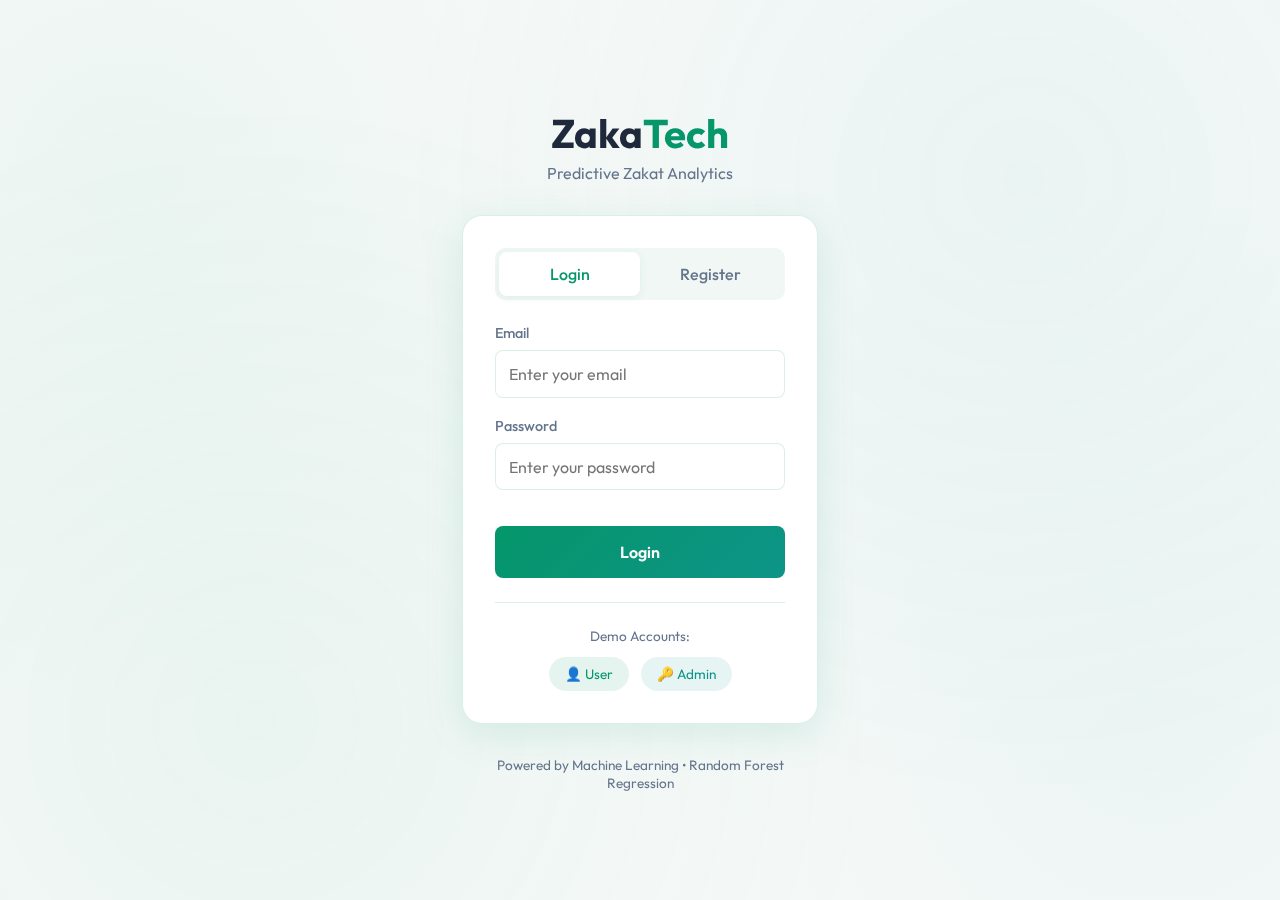
<file: frontend/index.html>
<!DOCTYPE html>
<html lang="en">

<head>
    <meta charset="UTF-8">
    <meta name="viewport" content="width=device-width, initial-scale=1.0">
    <title>ZakaTech - Login</title>
    <meta name="description" content="Login to ZakaTech - Intelligent Zakat Analytics Platform">
    <!-- Fonts -->
    <link rel="preconnect" href="https://fonts.googleapis.com">
    <link rel="preconnect" href="https://fonts.gstatic.com" crossorigin>
    <link href="https://fonts.googleapis.com/css2?family=Outfit:wght@300;400;600;700&display=swap" rel="stylesheet">
    <!-- CSS -->
    <link rel="stylesheet" href="style.css">
</head>

<body class="landing-page">
    <div class="login-container">
        <!-- Logo -->
        <div class="login-logo">
            <h1>Zaka<span>Tech</span></h1>
            <p>Predictive Zakat Analytics</p>
        </div>

        <!-- Login Card -->
        <div class="login-card">
            <!-- Tab Switcher -->
            <div class="auth-tabs">
                <button class="auth-tab active" data-tab="login">Login</button>
                <button class="auth-tab" data-tab="register">Register</button>
            </div>

            <!-- Login Form -->
            <form id="loginForm" class="auth-form">
                <div class="form-group">
                    <label>Email</label>
                    <input type="email" id="loginEmail" required placeholder="Enter your email">
                </div>
                <div class="form-group">
                    <label>Password</label>
                    <input type="password" id="loginPassword" required placeholder="Enter your password">
                </div>
                <button type="submit" class="btn-primary">Login</button>
                <div class="auth-error hidden" id="loginError"></div>
            </form>

            <!-- Register Form -->
            <form id="registerForm" class="auth-form hidden">
                <div class="form-group">
                    <label>Full Name</label>
                    <input type="text" id="registerName" required placeholder="Enter your full name">
                </div>
                <div class="form-group">
                    <label>Email</label>
                    <input type="email" id="registerEmail" required placeholder="Enter your email">
                </div>
                <div class="form-group">
                    <label>Password</label>
                    <input type="password" id="registerPassword" required placeholder="Min. 6 characters" minlength="6">
                </div>
                <div class="form-group">
                    <label>Confirm Password</label>
                    <input type="password" id="registerConfirm" required placeholder="Confirm password">
                </div>
                <button type="submit" class="btn-primary">Create Account</button>
                <div class="auth-error hidden" id="registerError"></div>
                <div class="auth-success hidden" id="registerSuccess"></div>
            </form>

            <!-- Demo Accounts -->
            <div class="demo-accounts">
                <p>Demo Accounts:</p>
                <div class="demo-list">
                    <span class="demo-badge user" onclick="fillDemo('user@zakatech.com', 'user123')">👤 User</span>
                    <span class="demo-badge admin" onclick="fillDemo('admin@zakatech.com', 'admin123')">🔑 Admin</span>
                </div>
            </div>
        </div>

        <!-- Footer -->
        <footer class="login-footer">
            <p>Powered by Machine Learning • Random Forest Regression</p>
        </footer>
    </div>

    <!-- Background Animation -->
    <div class="bg-gradient-animation"></div>

    <script>
        const API_BASE = 'http://localhost:5000/api';

        // Check if already logged in
        document.addEventListener('DOMContentLoaded', async () => {
            try {
                const response = await fetch(`${API_BASE}/auth/me`, { credentials: 'include' });
                const data = await response.json();

                if (data.logged_in) {
                    redirectUser(data.user.role);
                }
            } catch (e) {
                console.log('Not logged in');
            }

            setupTabs();
            setupForms();
        });

        function setupTabs() {
            document.querySelectorAll('.auth-tab').forEach(tab => {
                tab.addEventListener('click', () => {
                    const tabName = tab.dataset.tab;

                    // Update tabs
                    document.querySelectorAll('.auth-tab').forEach(t => t.classList.remove('active'));
                    tab.classList.add('active');

                    // Show/hide forms
                    document.getElementById('loginForm').classList.toggle('hidden', tabName !== 'login');
                    document.getElementById('registerForm').classList.toggle('hidden', tabName !== 'register');

                    // Clear errors
                    document.querySelectorAll('.auth-error, .auth-success').forEach(el => el.classList.add('hidden'));
                });
            });
        }

        function setupForms() {
            // Login form
            document.getElementById('loginForm').addEventListener('submit', async (e) => {
                e.preventDefault();
                const errorDiv = document.getElementById('loginError');
                errorDiv.classList.add('hidden');

                const btn = e.target.querySelector('button');
                btn.disabled = true;
                btn.textContent = 'Logging in...';

                try {
                    const response = await fetch(`${API_BASE}/auth/login`, {
                        method: 'POST',
                        headers: { 'Content-Type': 'application/json' },
                        credentials: 'include',
                        body: JSON.stringify({
                            email: document.getElementById('loginEmail').value,
                            password: document.getElementById('loginPassword').value
                        })
                    });

                    const data = await response.json();

                    if (response.ok && data.status === 'success') {
                        redirectUser(data.user.role);
                    } else {
                        errorDiv.textContent = data.error || 'Login failed';
                        errorDiv.classList.remove('hidden');
                    }
                } catch (error) {
                    errorDiv.textContent = 'Connection error. Please try again.';
                    errorDiv.classList.remove('hidden');
                } finally {
                    btn.disabled = false;
                    btn.textContent = 'Login';
                }
            });

            // Register form
            document.getElementById('registerForm').addEventListener('submit', async (e) => {
                e.preventDefault();
                const errorDiv = document.getElementById('registerError');
                const successDiv = document.getElementById('registerSuccess');
                errorDiv.classList.add('hidden');
                successDiv.classList.add('hidden');

                const password = document.getElementById('registerPassword').value;
                const confirm = document.getElementById('registerConfirm').value;

                if (password !== confirm) {
                    errorDiv.textContent = 'Passwords do not match';
                    errorDiv.classList.remove('hidden');
                    return;
                }

                const btn = e.target.querySelector('button');
                btn.disabled = true;
                btn.textContent = 'Creating account...';

                try {
                    const response = await fetch(`${API_BASE}/auth/register`, {
                        method: 'POST',
                        headers: { 'Content-Type': 'application/json' },
                        body: JSON.stringify({
                            fullName: document.getElementById('registerName').value,
                            email: document.getElementById('registerEmail').value,
                            password: password
                        })
                    });

                    const data = await response.json();

                    if (response.ok && data.status === 'success') {
                        successDiv.textContent = data.message;
                        successDiv.classList.remove('hidden');

                        // Switch to login tab after 2 seconds
                        setTimeout(() => {
                            document.querySelector('[data-tab="login"]').click();
                            document.getElementById('loginEmail').value = document.getElementById('registerEmail').value;
                        }, 2000);
                    } else {
                        errorDiv.textContent = data.error || 'Registration failed';
                        errorDiv.classList.remove('hidden');
                    }
                } catch (error) {
                    errorDiv.textContent = 'Connection error. Please try again.';
                    errorDiv.classList.remove('hidden');
                } finally {
                    btn.disabled = false;
                    btn.textContent = 'Create Account';
                }
            });
        }

        function fillDemo(email, password) {
            document.getElementById('loginEmail').value = email;
            document.getElementById('loginPassword').value = password;
            document.querySelector('[data-tab="login"]').click();
        }

        function redirectUser(role) {
            if (role === 'admin') {
                window.location.href = '/admin';
            } else {
                window.location.href = '/user';
            }
        }
    </script>
</body>

</html>
</file>
<file: frontend/style.css>
:root {
    --bg-light: #f8faf9;
    --bg-card: rgba(255, 255, 255, 0.95);
    --bg-hover: #f0f7f4;
    --primary: #059669;
    /* Emerald Green */
    --primary-light: #10b981;
    --primary-dark: #047857;
    --secondary: #0d9488;
    /* Teal */
    --accent: #065f46;
    /* Dark Emerald */
    --success: #22c55e;
    --warning: #f59e0b;
    --danger: #ef4444;
    --text-main: #1e293b;
    --text-muted: #64748b;
    --text-light: #94a3b8;
    --border-color: rgba(5, 150, 105, 0.15);
    --shadow-light: rgba(5, 150, 105, 0.08);
    --shadow-medium: rgba(5, 150, 105, 0.12);
}

* {
    margin: 0;
    padding: 0;
    box-sizing: border-box;
    font-family: 'Outfit', sans-serif;
}

body {
    background-color: var(--bg-light);
    color: var(--text-main);
    background-image:
        radial-gradient(circle at 10% 20%, rgba(5, 150, 105, 0.05) 0%, transparent 40%),
        radial-gradient(circle at 90% 80%, rgba(13, 148, 136, 0.05) 0%, transparent 40%);
    min-height: 100vh;
}

/* ============== LANDING PAGE ============== */
.landing-page {
    display: flex;
    align-items: center;
    justify-content: center;
    min-height: 100vh;
    position: relative;
    overflow: hidden;
}

.landing-container {
    text-align: center;
    z-index: 1;
    padding: 2rem;
}

.logo-large h1 {
    font-size: 4rem;
    font-weight: 700;
    margin-bottom: 0.5rem;
    color: var(--text-main);
}

.logo-large span {
    color: var(--primary);
}

.tagline {
    color: var(--text-muted);
    font-size: 1.3rem;
    margin-bottom: 3rem;
}

.portal-selection h2 {
    font-size: 1.8rem;
    margin-bottom: 0.5rem;
    color: var(--text-main);
}

.portal-desc {
    color: var(--text-muted);
    margin-bottom: 2.5rem;
}

.portal-cards {
    display: flex;
    gap: 2rem;
    justify-content: center;
    flex-wrap: wrap;
}

.portal-card {
    background: var(--bg-card);
    border: 1px solid var(--border-color);
    border-radius: 20px;
    padding: 2.5rem;
    width: 320px;
    text-decoration: none;
    color: var(--text-main);
    transition: all 0.3s ease;
    position: relative;
    overflow: hidden;
    box-shadow: 0 4px 20px var(--shadow-light);
}

.portal-card::before {
    content: '';
    position: absolute;
    top: 0;
    left: 0;
    right: 0;
    height: 4px;
    background: linear-gradient(to right, var(--primary), var(--secondary));
    opacity: 0;
    transition: opacity 0.3s;
}

.portal-card:hover {
    transform: translateY(-8px);
    box-shadow: 0 20px 40px var(--shadow-medium);
    border-color: var(--primary);
}

.portal-card:hover::before {
    opacity: 1;
}

.donor-card:hover {
    border-color: var(--primary);
}

.admin-card:hover {
    border-color: var(--secondary);
}

.portal-icon {
    font-size: 3rem;
    margin-bottom: 1rem;
}

.portal-card h3 {
    font-size: 1.5rem;
    margin-bottom: 0.3rem;
    color: var(--text-main);
}

.portal-subtitle {
    color: var(--text-muted);
    font-size: 0.9rem;
    margin-bottom: 1.5rem;
}

.portal-features {
    list-style: none;
    text-align: left;
    margin-bottom: 1.5rem;
}

.portal-features li {
    padding: 0.5rem 0;
    color: var(--text-muted);
    font-size: 0.95rem;
    border-bottom: 1px solid var(--border-color);
}

.portal-features li:last-child {
    border-bottom: none;
}

.portal-cta {
    display: flex;
    justify-content: space-between;
    align-items: center;
    padding: 1rem 1.5rem;
    background: linear-gradient(135deg, rgba(5, 150, 105, 0.1), rgba(13, 148, 136, 0.1));
    border-radius: 10px;
    font-weight: 600;
    color: var(--primary);
}

.portal-cta .arrow {
    transition: transform 0.3s;
}

.portal-card:hover .portal-cta .arrow {
    transform: translateX(5px);
}

.landing-footer {
    margin-top: 4rem;
    color: var(--text-muted);
    font-size: 0.9rem;
}

.copyright {
    margin-top: 0.5rem;
    font-size: 0.8rem;
}

.bg-gradient-animation {
    position: fixed;
    top: 0;
    left: 0;
    right: 0;
    bottom: 0;
    background:
        radial-gradient(circle at 20% 80%, rgba(5, 150, 105, 0.06) 0%, transparent 50%),
        radial-gradient(circle at 80% 20%, rgba(13, 148, 136, 0.06) 0%, transparent 50%);
    animation: bgPulse 8s ease-in-out infinite alternate;
    z-index: 0;
}

@keyframes bgPulse {
    from {
        opacity: 0.5;
        transform: scale(1);
    }

    to {
        opacity: 1;
        transform: scale(1.1);
    }
}

/* ============== LOGIN PAGE ============== */
.login-container {
    text-align: center;
    z-index: 1;
    padding: 2rem;
    width: 100%;
    max-width: 420px;
}

.login-logo h1 {
    font-size: 2.5rem;
    font-weight: 700;
    margin-bottom: 0.3rem;
    color: var(--text-main);
}

.login-logo span {
    color: var(--primary);
}

.login-logo p {
    color: var(--text-muted);
    font-size: 1rem;
    margin-bottom: 2rem;
}

.login-card {
    background: var(--bg-card);
    border: 1px solid var(--border-color);
    border-radius: 20px;
    padding: 2rem;
    box-shadow: 0 10px 40px var(--shadow-medium);
}

.auth-tabs {
    display: flex;
    gap: 0;
    margin-bottom: 1.5rem;
    background: var(--bg-hover);
    border-radius: 10px;
    padding: 4px;
}

.auth-tab {
    flex: 1;
    padding: 0.75rem 1rem;
    background: transparent;
    border: none;
    border-radius: 8px;
    color: var(--text-muted);
    font-weight: 500;
    cursor: pointer;
    transition: all 0.2s;
    font-size: 1rem;
}

.auth-tab.active {
    background: white;
    color: var(--primary);
    box-shadow: 0 2px 8px var(--shadow-light);
}

.auth-form {
    text-align: left;
}

.auth-form .form-group {
    margin-bottom: 1.2rem;
}

.auth-error {
    background: rgba(239, 68, 68, 0.1);
    border: 1px solid rgba(239, 68, 68, 0.3);
    color: var(--danger);
    padding: 0.75rem 1rem;
    border-radius: 8px;
    margin-top: 1rem;
    font-size: 0.9rem;
}

.auth-success {
    background: rgba(34, 197, 94, 0.1);
    border: 1px solid rgba(34, 197, 94, 0.3);
    color: var(--success);
    padding: 0.75rem 1rem;
    border-radius: 8px;
    margin-top: 1rem;
    font-size: 0.9rem;
}

.demo-accounts {
    margin-top: 1.5rem;
    padding-top: 1.5rem;
    border-top: 1px solid var(--border-color);
}

.demo-accounts p {
    color: var(--text-muted);
    font-size: 0.85rem;
    margin-bottom: 0.75rem;
}

.demo-list {
    display: flex;
    gap: 0.75rem;
    justify-content: center;
}

.demo-badge {
    padding: 0.5rem 1rem;
    border-radius: 20px;
    font-size: 0.85rem;
    cursor: pointer;
    transition: all 0.2s;
}

.demo-badge.user {
    background: rgba(5, 150, 105, 0.1);
    color: var(--primary);
}

.demo-badge.admin {
    background: rgba(13, 148, 136, 0.1);
    color: var(--secondary);
}

.demo-badge:hover {
    transform: scale(1.05);
}

.login-footer {
    margin-top: 2rem;
    color: var(--text-muted);
    font-size: 0.85rem;
}

/* User Info Header */
.user-header {
    display: flex;
    align-items: center;
    gap: 1rem;
}

.user-info {
    display: flex;
    align-items: center;
    gap: 0.75rem;
    background: var(--bg-hover);
    padding: 0.5rem 1rem;
    border-radius: 10px;
}

.user-avatar {
    width: 36px;
    height: 36px;
    background: linear-gradient(135deg, var(--primary), var(--secondary));
    border-radius: 50%;
    display: flex;
    align-items: center;
    justify-content: center;
    color: white;
    font-weight: 600;
}

.user-name {
    font-weight: 500;
    color: var(--text-main);
}

.btn-logout {
    padding: 0.5rem 1rem;
    background: transparent;
    border: 1px solid var(--border-color);
    border-radius: 8px;
    color: var(--text-muted);
    cursor: pointer;
    font-size: 0.85rem;
    transition: all 0.2s;
}

.btn-logout:hover {
    background: rgba(239, 68, 68, 0.1);
    border-color: var(--danger);
    color: var(--danger);
}

/* ============== APP LAYOUT ============== */
.app-container {
    display: flex;
    min-height: 100vh;
}

/* Sidebar */
.sidebar {
    width: 260px;
    background: linear-gradient(180deg, var(--primary-dark) 0%, var(--primary) 100%);
    padding: 2rem;
    display: flex;
    flex-direction: column;
    box-shadow: 4px 0 20px var(--shadow-light);
}

.logo h2 {
    font-size: 1.8rem;
    margin-bottom: 0.2rem;
    color: white;
}

.logo span {
    color: rgba(255, 255, 255, 0.9);
}

.logo p {
    color: rgba(255, 255, 255, 0.7);
    font-size: 0.8rem;
    margin-bottom: 3rem;
}

.nav-links {
    list-style: none;
}

.nav-links li {
    margin-bottom: 0.5rem;
}

.nav-links a {
    text-decoration: none;
    color: rgba(255, 255, 255, 0.8);
    font-size: 1rem;
    transition: all 0.3s ease;
    display: block;
    padding: 0.6rem 1rem;
    border-radius: 8px;
}

.nav-links li.active a,
.nav-links a:hover {
    background: rgba(255, 255, 255, 0.15);
    color: white;
    border-left: 3px solid white;
}

.nav-divider {
    height: 1px;
    background: rgba(255, 255, 255, 0.2);
    margin: 1.5rem 0;
}

.nav-back {
    color: rgba(255, 255, 255, 0.7) !important;
    font-size: 0.9rem !important;
}

/* Main Content */
.main-content {
    flex: 1;
    padding: 2rem 3rem;
    overflow-y: auto;
    background: var(--bg-light);
}

header {
    display: flex;
    justify-content: space-between;
    align-items: center;
    margin-bottom: 2rem;
}

header h1 {
    font-weight: 600;
    color: var(--text-main);
}

.date-display {
    color: var(--text-muted);
}

.header-actions {
    display: flex;
    gap: 1rem;
}

/* ============== CARDS & COMPONENTS ============== */
.card {
    background: var(--bg-card);
    border: 1px solid var(--border-color);
    border-radius: 16px;
    padding: 1.5rem;
    box-shadow: 0 4px 20px var(--shadow-light);
    margin-bottom: 1.5rem;
}

.glow:hover {
    box-shadow: 0 8px 30px var(--shadow-medium);
    border-color: var(--primary);
    transition: 0.3s ease;
}

.section-desc {
    color: var(--text-muted);
    margin-bottom: 1.5rem;
    font-size: 0.95rem;
}

.section-header {
    display: flex;
    justify-content: space-between;
    align-items: center;
    margin-bottom: 0.5rem;
}

/* Stats Grid */
.stats-grid {
    display: grid;
    grid-template-columns: repeat(3, 1fr);
    gap: 1.5rem;
    margin-bottom: 2rem;
}

.admin-stats {
    grid-template-columns: repeat(4, 1fr);
}

.stat-card {
    background: var(--bg-card);
    border: 1px solid var(--border-color);
    border-radius: 16px;
    padding: 1.5rem;
    box-shadow: 0 4px 20px var(--shadow-light);
}

.stat-card h3 {
    color: var(--text-muted);
    font-size: 0.85rem;
    text-transform: uppercase;
    letter-spacing: 1px;
}

.stat-number {
    font-size: 2.2rem;
    font-weight: 700;
    color: var(--primary);
    margin-top: 0.5rem;
}

.stat-change {
    font-size: 0.8rem;
    color: var(--text-muted);
    display: block;
    margin-top: 0.3rem;
}

.stat-change.positive {
    color: var(--success);
}

.stat-change.negative {
    color: var(--danger);
}

.stat-card.warning {
    border-color: rgba(245, 158, 11, 0.3);
}

.stat-card.warning:hover {
    box-shadow: 0 8px 30px rgba(245, 158, 11, 0.15);
}

/* ============== NISAB BANNER ============== */
.nisab-banner {
    background: var(--bg-card);
    border: 1px solid var(--border-color);
    border-radius: 12px;
    padding: 1rem 1.5rem;
    margin-bottom: 2rem;
    display: flex;
    justify-content: space-between;
    align-items: center;
}

.nisab-content {
    width: 100%;
    display: flex;
    justify-content: space-between;
    align-items: center;
}

.nisab-status {
    display: flex;
    align-items: center;
    gap: 0.75rem;
}

.status-icon {
    font-size: 1.5rem;
}

.nisab-threshold {
    color: var(--text-muted);
    font-size: 0.9rem;
}

.nisab-banner.eligible {
    border-color: var(--success);
    background: rgba(34, 197, 94, 0.08);
}

.nisab-banner.not-eligible {
    border-color: var(--border-color);
    background: rgba(100, 116, 139, 0.05);
}

/* ============== FORMS ============== */
.form-row {
    display: grid;
    grid-template-columns: 1fr 1fr;
    gap: 1.5rem;
    margin-bottom: 1rem;
}

.form-group {
    margin-bottom: 1rem;
}

.form-group label {
    display: block;
    margin-bottom: 0.5rem;
    color: var(--text-muted);
    font-size: 0.9rem;
    font-weight: 500;
}

.form-group input,
.form-group select {
    width: 100%;
    padding: 0.8rem;
    background: white;
    border: 1px solid var(--border-color);
    border-radius: 8px;
    color: var(--text-main);
    outline: none;
    font-size: 1rem;
    transition: border-color 0.2s, box-shadow 0.2s;
}

.form-group input:focus,
.form-group select:focus {
    border-color: var(--primary);
    box-shadow: 0 0 0 3px rgba(5, 150, 105, 0.1);
}

.form-group output {
    display: inline-block;
    margin-left: 0.5rem;
    color: var(--primary);
    font-weight: 600;
}

/* Buttons */
.btn-primary {
    width: 100%;
    padding: 1rem;
    background: linear-gradient(135deg, var(--primary), var(--secondary));
    border: none;
    border-radius: 8px;
    color: white;
    font-weight: 600;
    cursor: pointer;
    margin-top: 1rem;
    transition: transform 0.2s, box-shadow 0.2s;
    font-size: 1rem;
}

.btn-primary:hover {
    transform: scale(1.02);
    box-shadow: 0 5px 20px rgba(5, 150, 105, 0.4);
}

.btn-secondary {
    padding: 0.7rem 1.2rem;
    background: white;
    border: 1px solid var(--border-color);
    border-radius: 8px;
    color: var(--text-main);
    cursor: pointer;
    transition: all 0.2s;
    font-size: 0.9rem;
}

.btn-secondary:hover {
    background: var(--bg-hover);
    border-color: var(--primary);
    color: var(--primary);
}

.btn-export {
    padding: 0.7rem 1.2rem;
    background: linear-gradient(135deg, var(--primary), var(--secondary));
    border: none;
    border-radius: 8px;
    color: white;
    cursor: pointer;
    font-weight: 600;
    font-size: 0.9rem;
    transition: transform 0.2s;
}

.btn-export:hover {
    transform: scale(1.02);
}

/* ============== WEALTH SUMMARY ============== */
.wealth-summary {
    text-align: center;
    opacity: 0.5;
    transition: opacity 0.3s;
}

.wealth-summary.visible {
    opacity: 1;
}

.wealth-amount {
    font-size: 3rem;
    font-weight: 700;
    background: linear-gradient(to right, var(--primary), var(--secondary));
    -webkit-background-clip: text;
    background-clip: text;
    color: transparent;
    margin: 1rem 0;
}

.wealth-breakdown {
    display: flex;
    justify-content: center;
    gap: 2rem;
}

.breakdown-item {
    display: flex;
    flex-direction: column;
    gap: 0.3rem;
}

.breakdown-item span:first-child {
    color: var(--text-muted);
    font-size: 0.85rem;
}

/* ============== PREDICTION SECTION ============== */
.prediction-placeholder {
    text-align: center;
    padding: 3rem;
    color: var(--text-muted);
}

.placeholder-icon {
    font-size: 3rem;
    margin-bottom: 1rem;
}

.prediction-result {
    animation: fadeIn 0.5s ease;
}

.result-grid {
    display: grid;
    grid-template-columns: 1fr 1fr;
    gap: 1.5rem;
    margin-bottom: 1.5rem;
}

.result-card {
    background: var(--bg-hover);
    border-radius: 12px;
    padding: 1.5rem;
    text-align: center;
}

.result-card.primary {
    border: 2px solid var(--primary);
    background: rgba(5, 150, 105, 0.05);
}

.result-card.secondary {
    border: 1px solid var(--border-color);
}

.result-card h4 {
    color: var(--text-muted);
    font-size: 0.9rem;
    margin-bottom: 0.5rem;
}

.result-card .result-value {
    font-size: 2.5rem;
    font-weight: 700;
    color: var(--text-main);
}

.result-card.primary .result-value {
    background: linear-gradient(to right, var(--primary), var(--secondary));
    -webkit-background-clip: text;
    background-clip: text;
    color: transparent;
}

.result-badge {
    display: inline-block;
    padding: 0.3rem 0.8rem;
    background: rgba(5, 150, 105, 0.1);
    border-radius: 20px;
    font-size: 0.75rem;
    color: var(--primary);
    margin-top: 0.5rem;
}

.prediction-note {
    background: rgba(13, 148, 136, 0.08);
    border-left: 3px solid var(--secondary);
    padding: 1rem;
    border-radius: 0 8px 8px 0;
    font-size: 0.9rem;
    color: var(--text-muted);
}

/* ============== HAUL TRACKER ============== */
.haul-form {
    display: flex;
    gap: 1rem;
    align-items: flex-end;
    margin-bottom: 1.5rem;
}

.haul-form .form-group {
    flex: 1;
    margin-bottom: 0;
}

.haul-result {
    display: grid;
    grid-template-columns: 200px 1fr;
    gap: 2rem;
    align-items: center;
}

.progress-ring {
    position: relative;
    width: 160px;
    height: 160px;
    margin: 0 auto;
}

.progress-ring svg {
    transform: rotate(-90deg);
    width: 100%;
    height: 100%;
}

.progress-bg {
    fill: none;
    stroke: var(--border-color);
    stroke-width: 8;
}

.progress-bar {
    fill: none;
    stroke: var(--primary);
    stroke-width: 8;
    stroke-linecap: round;
    transition: stroke-dashoffset 0.5s ease;
}

.progress-text {
    position: absolute;
    top: 50%;
    left: 50%;
    transform: translate(-50%, -50%);
    text-align: center;
}

.progress-percent {
    font-size: 2rem;
    font-weight: 700;
    display: block;
    color: var(--primary);
}

.progress-label {
    font-size: 0.9rem;
    color: var(--text-muted);
}

.haul-details {
    display: flex;
    flex-direction: column;
    gap: 1rem;
}

.haul-stat {
    display: flex;
    justify-content: space-between;
    padding: 0.75rem 1rem;
    background: var(--bg-hover);
    border-radius: 8px;
}

.stat-label {
    color: var(--text-muted);
}

.stat-value {
    font-weight: 600;
    color: var(--text-main);
}

.haul-message {
    grid-column: 1 / -1;
    margin-top: 1rem;
}

.haul-due,
.haul-pending {
    display: flex;
    align-items: center;
    gap: 0.75rem;
    padding: 1rem;
    border-radius: 8px;
}

.haul-due {
    background: rgba(239, 68, 68, 0.08);
    border: 1px solid rgba(239, 68, 68, 0.3);
    color: var(--danger);
}

.haul-pending {
    background: rgba(5, 150, 105, 0.08);
    border: 1px solid rgba(5, 150, 105, 0.3);
    color: var(--primary);
}

/* ============== HISTORY SECTION ============== */
.history-chart-container {
    height: 300px;
    margin-bottom: 1.5rem;
}

.history-stats {
    display: grid;
    grid-template-columns: repeat(3, 1fr);
    gap: 1rem;
}

.stat-card.mini {
    background: var(--bg-hover);
    padding: 1rem;
    text-align: center;
    border-radius: 10px;
    border: none;
    box-shadow: none;
}

.stat-card.mini h4 {
    color: var(--text-muted);
    font-size: 0.85rem;
    margin-bottom: 0.3rem;
}

.stat-card.mini p {
    font-size: 1.3rem;
    font-weight: 700;
    color: var(--primary);
}

/* ============== ADMIN DASHBOARD ============== */
.cards-row {
    display: grid;
    grid-template-columns: 1fr 1fr;
    gap: 1.5rem;
}

.forecast-grid {
    display: grid;
    grid-template-columns: 2fr 1fr;
    gap: 1.5rem;
}

.forecast-chart-container {
    height: 300px;
}

.forecast-summary {
    display: flex;
    flex-direction: column;
    gap: 1rem;
}

.forecast-card {
    background: var(--bg-hover);
    padding: 1rem;
    border-radius: 10px;
    text-align: center;
}

.forecast-card h4 {
    color: var(--text-muted);
    font-size: 0.85rem;
    margin-bottom: 0.3rem;
}

.forecast-card .forecast-value {
    font-size: 1.5rem;
    font-weight: 700;
    color: var(--text-main);
}

.forecast-card.highlight {
    background: linear-gradient(135deg, rgba(5, 150, 105, 0.1), rgba(13, 148, 136, 0.1));
    border: 1px solid var(--primary);
}

.forecast-card.highlight .forecast-value {
    background: linear-gradient(to right, var(--primary), var(--secondary));
    -webkit-background-clip: text;
    background-clip: text;
    color: transparent;
}

/* Toggle Buttons */
.period-toggle {
    display: flex;
    gap: 0.5rem;
}

.toggle-btn {
    padding: 0.5rem 1rem;
    background: white;
    border: 1px solid var(--border-color);
    border-radius: 6px;
    color: var(--text-muted);
    cursor: pointer;
    transition: all 0.2s;
    font-size: 0.85rem;
}

.toggle-btn.active,
.toggle-btn:hover {
    background: rgba(5, 150, 105, 0.1);
    border-color: var(--primary);
    color: var(--primary);
}

/* Segment Chart */
.segment-chart-container {
    height: 280px;
    display: flex;
    justify-content: center;
}

.segment-table-container {
    max-height: 280px;
    overflow-y: auto;
}

/* Data Tables */
.data-table {
    width: 100%;
    border-collapse: collapse;
}

.data-table th,
.data-table td {
    padding: 0.75rem 1rem;
    text-align: left;
    border-bottom: 1px solid var(--border-color);
}

.data-table th {
    background: var(--bg-hover);
    color: var(--text-muted);
    font-size: 0.85rem;
    text-transform: uppercase;
    letter-spacing: 0.5px;
}

.data-table tbody tr:hover {
    background: rgba(5, 150, 105, 0.03);
}

.no-data {
    text-align: center;
    color: var(--text-muted);
    padding: 2rem !important;
}

/* Tier Badges */
.tier-badge {
    display: inline-block;
    padding: 0.25rem 0.75rem;
    border-radius: 20px;
    font-size: 0.8rem;
    font-weight: 600;
}

.tier-hnw {
    background: rgba(5, 150, 105, 0.1);
    color: var(--primary);
}

.tier-mass {
    background: rgba(13, 148, 136, 0.1);
    color: var(--secondary);
}

/* Trend Section */
.trend-controls {
    margin-bottom: 1rem;
}

.trend-controls select {
    padding: 0.6rem 1rem;
    background: white;
    border: 1px solid var(--border-color);
    border-radius: 6px;
    color: var(--text-main);
}

.trend-chart-container {
    height: 350px;
}

.trend-insights {
    margin-top: 1.5rem;
}

.insight-card {
    background: var(--bg-hover);
    padding: 1rem 1.5rem;
    border-radius: 10px;
    border-left: 3px solid var(--secondary);
}

.insight-card h4 {
    color: var(--text-muted);
    font-size: 0.9rem;
    margin-bottom: 0.5rem;
}

.insight-alert {
    color: var(--warning);
    font-weight: 600;
}

.insight-positive {
    color: var(--success);
    font-weight: 600;
}

/* Risk Section */
.risk-badge {
    background: rgba(239, 68, 68, 0.1);
    color: var(--danger);
    padding: 0.4rem 1rem;
    border-radius: 20px;
    font-size: 0.85rem;
    font-weight: 600;
}

.risk-summary {
    margin-bottom: 1.5rem;
}

.risk-stat {
    display: inline-flex;
    gap: 1rem;
    background: rgba(239, 68, 68, 0.08);
    padding: 1rem 1.5rem;
    border-radius: 10px;
}

.risk-label {
    color: var(--text-muted);
}

.risk-value {
    font-weight: 700;
    color: var(--danger);
}

.risk-table-container {
    max-height: 400px;
    overflow-y: auto;
}

.days-overdue {
    color: var(--warning);
    font-weight: 600;
}

.risk-level {
    display: inline-block;
    padding: 0.25rem 0.75rem;
    border-radius: 6px;
    font-size: 0.8rem;
}

.risk-level.high {
    background: rgba(239, 68, 68, 0.1);
    color: var(--danger);
}

.risk-level.medium {
    background: rgba(245, 158, 11, 0.1);
    color: var(--warning);
}

/* ============== UTILITIES & ANIMATIONS ============== */
.hidden {
    display: none;
}

@keyframes fadeIn {
    from {
        opacity: 0;
        transform: translateY(10px);
    }

    to {
        opacity: 1;
        transform: translateY(0);
    }
}

/* Responsive */
@media (max-width: 1200px) {

    .cards-row,
    .forecast-grid {
        grid-template-columns: 1fr;
    }
}

@media (max-width: 900px) {
    .sidebar {
        width: 200px;
        padding: 1.5rem;
    }

    .stats-grid,
    .admin-stats {
        grid-template-columns: repeat(2, 1fr);
    }

    .result-grid,
    .haul-result {
        grid-template-columns: 1fr;
    }

    .form-row {
        grid-template-columns: 1fr;
    }
}

@media (max-width: 768px) {
    .app-container {
        flex-direction: column;
    }

    .sidebar {
        width: 100%;
        padding: 1rem;
    }

    .nav-links {
        display: flex;
        overflow-x: auto;
        gap: 0.5rem;
    }

    .main-content {
        padding: 1.5rem;
    }

    .portal-cards {
        flex-direction: column;
        align-items: center;
    }
}
</file>
